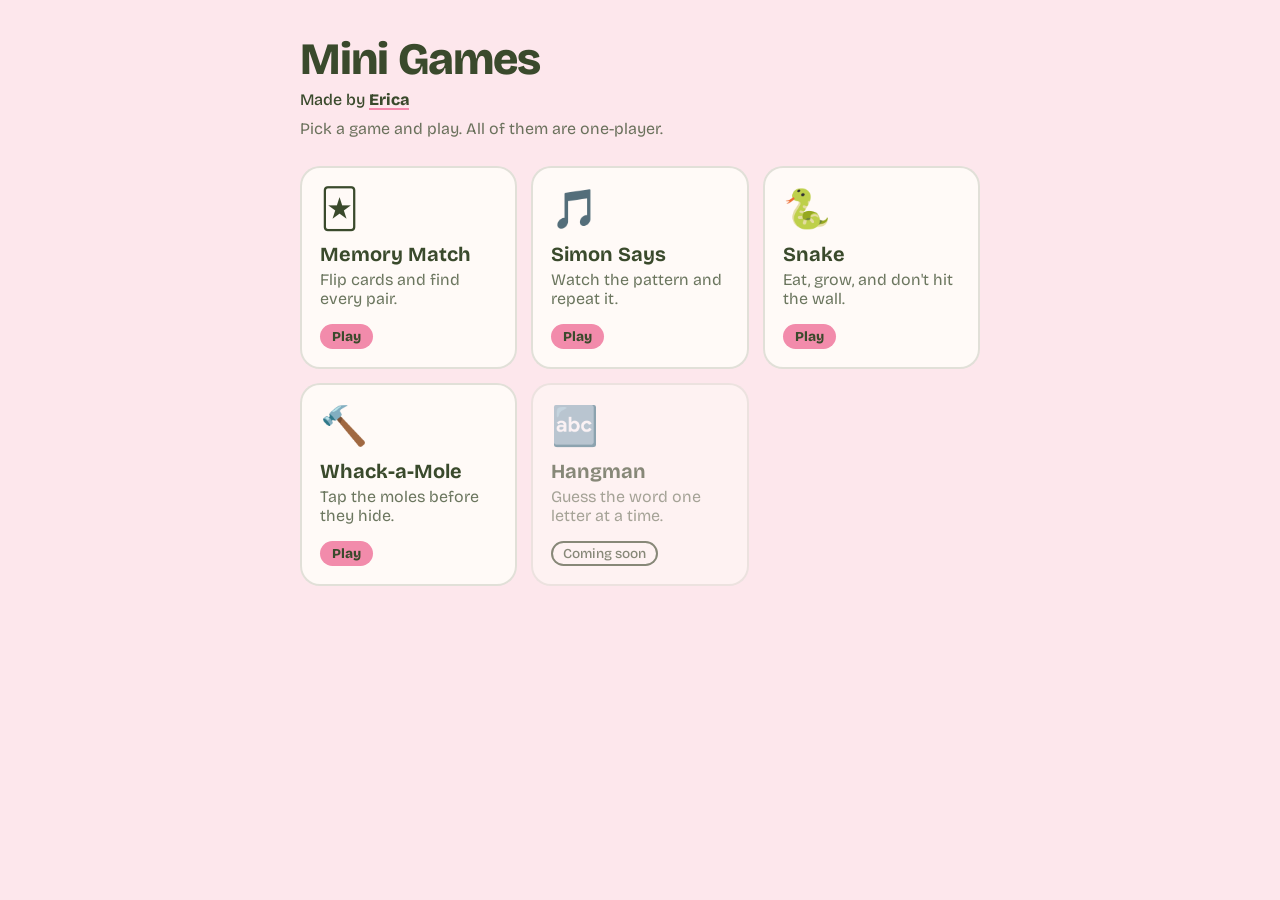
<file: index.html>
<!DOCTYPE html>
<html lang="en">
<head>
<meta charset="utf-8">
<meta name="viewport" content="width=device-width, initial-scale=1">
<title>Mini Games</title>
<meta name="author" content="Erica">
<meta name="description" content="A collection of cozy one-player browser games, made by Erica.">
<link rel="preconnect" href="https://fonts.googleapis.com">
<link rel="preconnect" href="https://fonts.gstatic.com" crossorigin>
<link href="https://fonts.googleapis.com/css2?family=Bricolage+Grotesque:wght@500;800&display=swap" rel="stylesheet">
<link rel="stylesheet" href="style.css">
<meta name="theme-color" content="#fde7ec">
<meta name="apple-mobile-web-app-capable" content="yes">
<meta name="apple-mobile-web-app-title" content="Mini Games">
<link rel="manifest" href="manifest.webmanifest">
<link rel="apple-touch-icon" href="icons/apple-touch-icon.png">
<link rel="icon" href="icons/icon-192.png">
</head>
<body>
<main>
  <h1>Mini Games</h1>
  <p class="by">Made by <a href="https://github.com/ericacirerica">Erica</a></p>
  <p class="sub">Pick a game and play. All of them are one-player.</p>

  <div class="grid">
    <!-- A game that is ready: an <a> link. href has NO leading slash. -->
    <a class="card" href="memory-game/">
      <span class="emoji">🃏</span>
      <h2>Memory Match</h2>
      <p>Flip cards and find every pair.</p>
      <span class="tag">Play</span>
    </a>

    <a class="card" href="simon-says/">
      <span class="emoji">🎵</span>
      <h2>Simon Says</h2>
      <p>Watch the pattern and repeat it.</p>
      <span class="tag">Play</span>
    </a>

    <!-- Games not built yet: a <div> with class "soon". When a game is ready,
         change <div> to <a href="folder-name/"> and remove "soon". -->
    <a class="card" href="snake/">
      <span class="emoji">🐍</span>
      <h2>Snake</h2>
      <p>Eat, grow, and don't hit the wall.</p>
      <span class="tag">Play</span>
    </a>

    <a class="card" href="whack-a-mole/">
      <span class="emoji">🔨</span>
      <h2>Whack-a-Mole</h2>
      <p>Tap the moles before they hide.</p>
      <span class="tag">Play</span>
    </a>

    <div class="card soon">
      <span class="emoji">🔤</span>
      <h2>Hangman</h2>
      <p>Guess the word one letter at a time.</p>
      <span class="tag">Coming soon</span>
    </div>
  </div>
</main>
<script>if ("serviceWorker" in navigator) { navigator.serviceWorker.register("sw.js"); }</script>
</body>
</html>
</file>
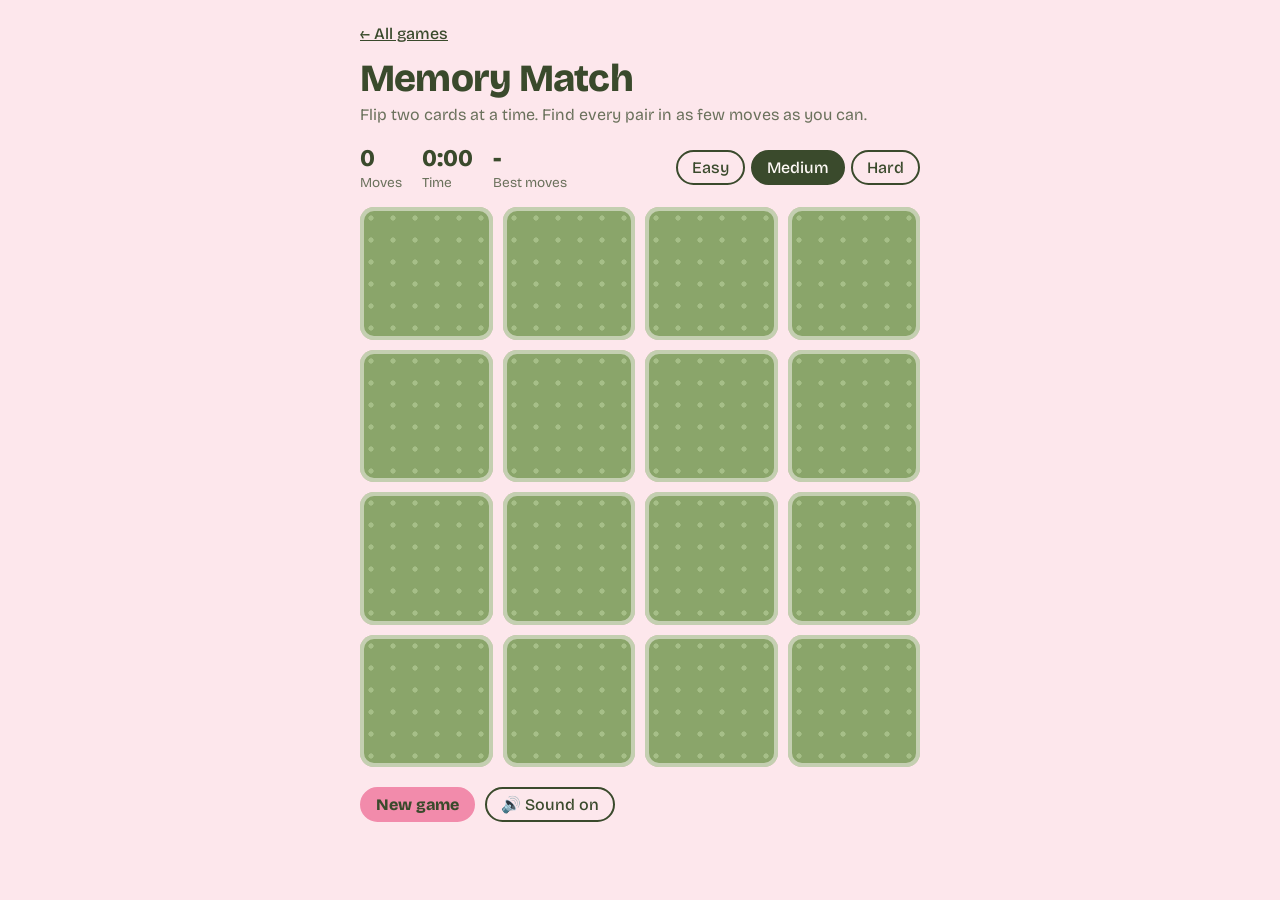
<file: memory-game/index.html>
<!DOCTYPE html>
<html lang="en">
<head>
<meta charset="utf-8">
<meta name="viewport" content="width=device-width, initial-scale=1">
<title>Memory Match</title>
<link rel="preconnect" href="https://fonts.googleapis.com">
<link rel="preconnect" href="https://fonts.gstatic.com" crossorigin>
<link href="https://fonts.googleapis.com/css2?family=Bricolage+Grotesque:wght@500;800&display=swap" rel="stylesheet">
<link rel="stylesheet" href="style.css">
<meta name="theme-color" content="#fde7ec">
<meta name="apple-mobile-web-app-capable" content="yes">
<meta name="apple-mobile-web-app-title" content="Mini Games">
<link rel="manifest" href="../manifest.webmanifest">
<link rel="apple-touch-icon" href="../icons/apple-touch-icon.png">
<link rel="icon" href="../icons/icon-192.png">
</head>
<body>
<main>
  <a class="back-link" href="../">&larr; All games</a>
  <h1>Memory Match</h1>
  <p class="sub">Flip two cards at a time. Find every pair in as few moves as you can.</p>

  <div class="bar">
    <div class="stats">
      <div class="stat"><b id="moves">0</b><span>Moves</span></div>
      <div class="stat"><b id="time">0:00</b><span>Time</span></div>
      <div class="stat"><b id="best">-</b><span>Best moves</span></div>
    </div>
    <div class="levels" role="group" aria-label="Difficulty">
      <button class="pill" data-level="easy" aria-pressed="false">Easy</button>
      <button class="pill" data-level="medium" aria-pressed="true">Medium</button>
      <button class="pill" data-level="hard" aria-pressed="false">Hard</button>
    </div>
  </div>

  <div class="board" id="board"></div>
  <div class="actions">
    <button class="pill primary" id="restart">New game</button>
    <button class="pill" id="mute" aria-pressed="false">🔊 Sound on</button>
  </div>
</main>

<dialog id="win">
  <h2>You won!</h2>
  <p id="winText"></p>
  <div class="dialog-actions">
    <button class="pill primary" id="again">Play again</button>
    <button class="pill secondary" id="back" onclick="location.href='../'">Back to all games</button>
  </div>
</dialog>

<script src="script.js" defer></script>
<script>if ("serviceWorker" in navigator) { navigator.serviceWorker.register("../sw.js"); }</script>
</body>
</html>
</file>
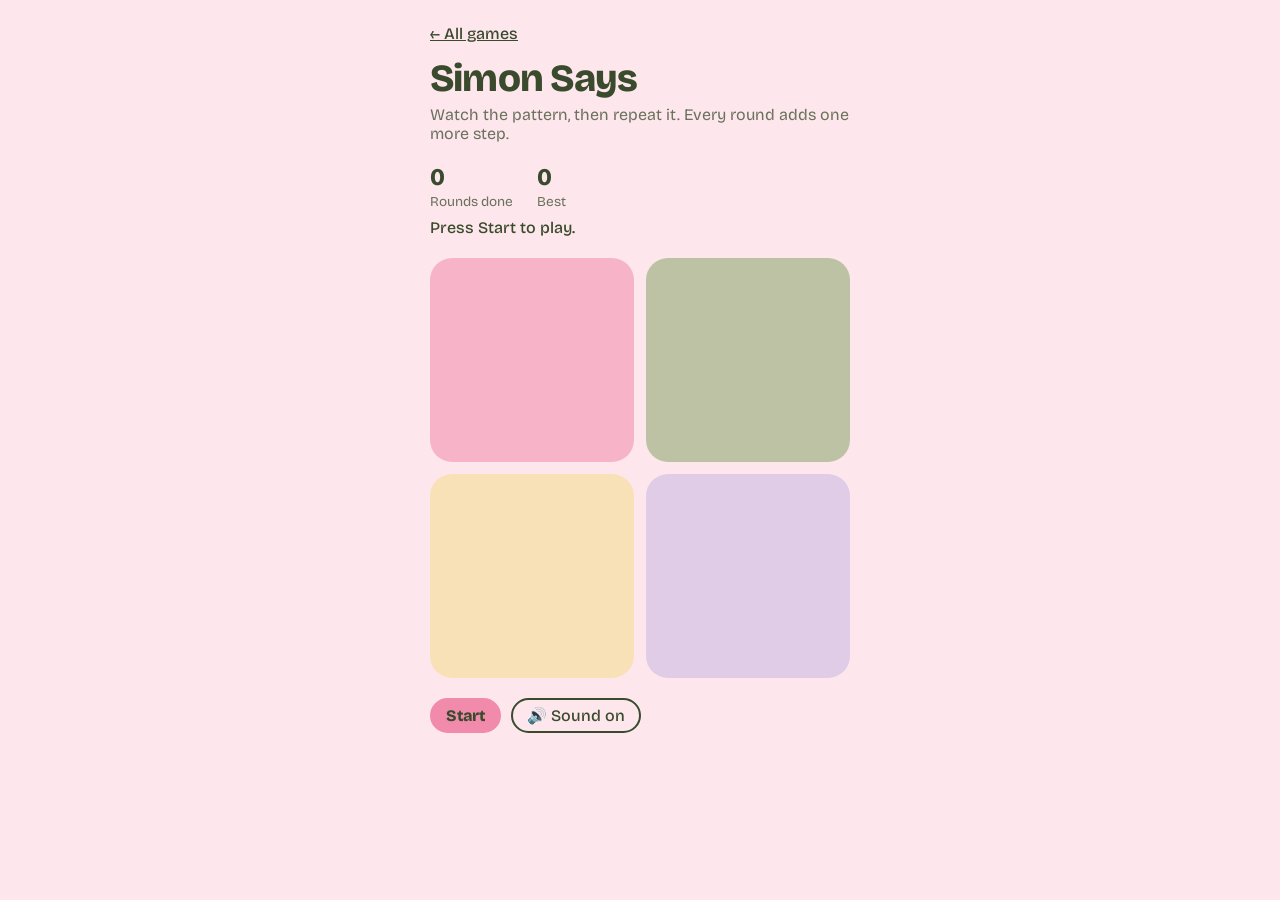
<file: simon-says/index.html>
<!DOCTYPE html>
<html lang="en">
<head>
<meta charset="utf-8">
<meta name="viewport" content="width=device-width, initial-scale=1">
<title>Simon Says</title>
<link rel="preconnect" href="https://fonts.googleapis.com">
<link rel="preconnect" href="https://fonts.gstatic.com" crossorigin>
<link href="https://fonts.googleapis.com/css2?family=Bricolage+Grotesque:wght@500;800&display=swap" rel="stylesheet">
<link rel="stylesheet" href="style.css">
<meta name="theme-color" content="#fde7ec">
<meta name="apple-mobile-web-app-capable" content="yes">
<meta name="apple-mobile-web-app-title" content="Mini Games">
<link rel="manifest" href="../manifest.webmanifest">
<link rel="apple-touch-icon" href="../icons/apple-touch-icon.png">
<link rel="icon" href="../icons/icon-192.png">
</head>
<body>
<main>
  <a class="back" href="../">&larr; All games</a>
  <h1>Simon Says</h1>
  <p class="sub">Watch the pattern, then repeat it. Every round adds one more step.</p>

  <div class="stats">
    <div class="stat"><b id="score">0</b><span>Rounds done</span></div>
    <div class="stat"><b id="best">0</b><span>Best</span></div>
  </div>
  <p class="status" id="status" aria-live="polite">Press Start to play.</p>

  <div class="pads">
    <button class="pad" data-i="0" aria-label="Pink pad"></button>
    <button class="pad" data-i="1" aria-label="Green pad"></button>
    <button class="pad" data-i="2" aria-label="Yellow pad"></button>
    <button class="pad" data-i="3" aria-label="Purple pad"></button>
  </div>

  <div class="actions">
    <button class="pill primary" id="start">Start</button>
    <button class="pill" id="mute" aria-pressed="false">🔊 Sound on</button>
  </div>
</main>
<script src="script.js" defer></script>
<script>if ("serviceWorker" in navigator) { navigator.serviceWorker.register("../sw.js"); }</script>
</body>
</html>
</file>
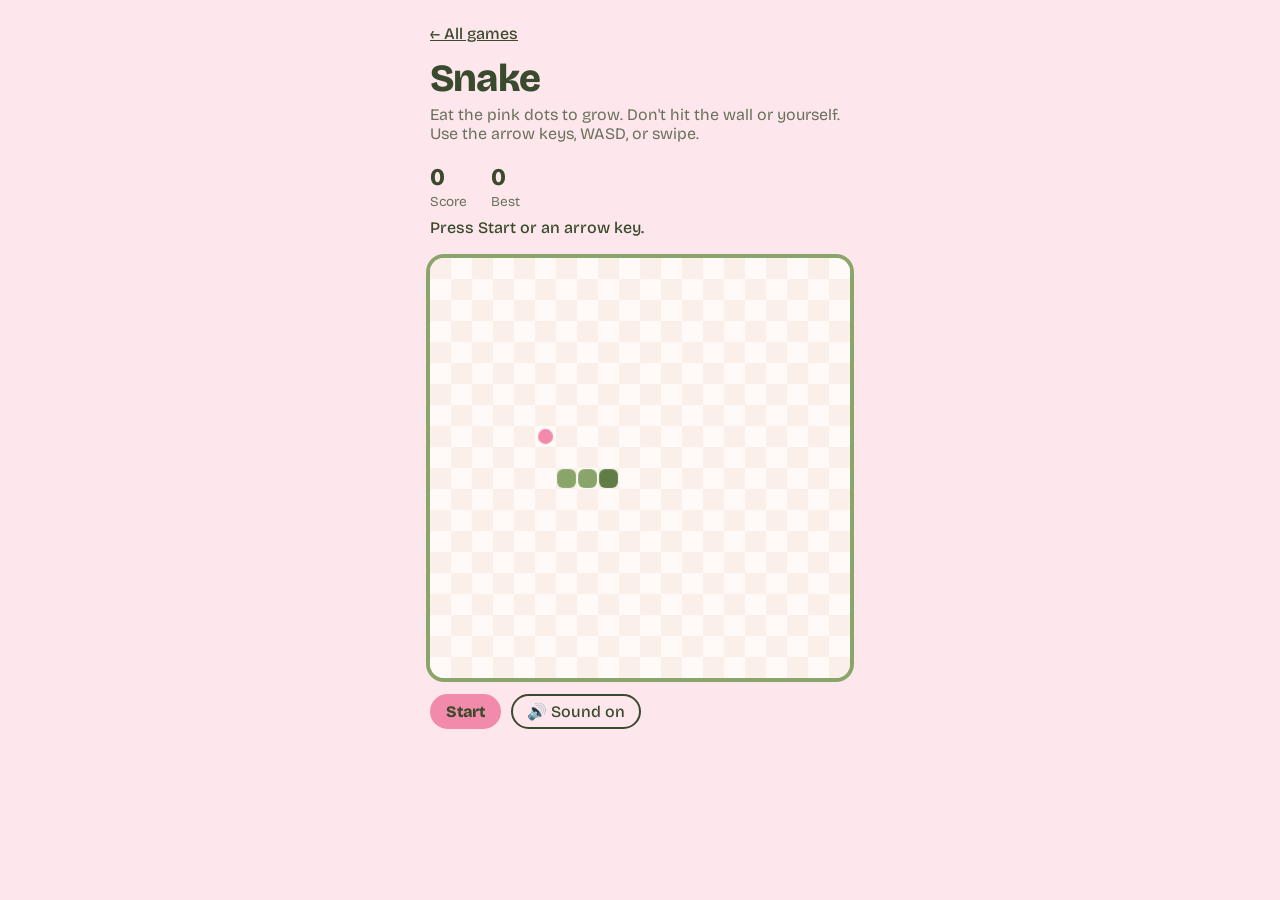
<file: snake/index.html>
<!DOCTYPE html>
<html lang="en">
<head>
<meta charset="utf-8">
<meta name="viewport" content="width=device-width, initial-scale=1">
<title>Snake</title>
<link rel="preconnect" href="https://fonts.googleapis.com">
<link rel="preconnect" href="https://fonts.gstatic.com" crossorigin>
<link href="https://fonts.googleapis.com/css2?family=Bricolage+Grotesque:wght@500;800&display=swap" rel="stylesheet">
<link rel="stylesheet" href="style.css">
<meta name="theme-color" content="#fde7ec">
<meta name="apple-mobile-web-app-capable" content="yes">
<meta name="apple-mobile-web-app-title" content="Mini Games">
<link rel="manifest" href="../manifest.webmanifest">
<link rel="apple-touch-icon" href="../icons/apple-touch-icon.png">
<link rel="icon" href="../icons/icon-192.png">
</head>
<body>
<main>
  <a class="back-link" href="../">&larr; All games</a>
  <h1>Snake</h1>
  <p class="sub">Eat the pink dots to grow. Don't hit the wall or yourself. Use the arrow keys, WASD, or swipe.</p>

  <div class="stats">
    <div class="stat"><b id="score">0</b><span>Score</span></div>
    <div class="stat"><b id="best">0</b><span>Best</span></div>
  </div>
  <p class="status" id="status" aria-live="polite">Press Start or an arrow key.</p>

  <canvas id="board" width="400" height="400" aria-label="Snake game board"></canvas>

  <div class="dpad" aria-label="Direction buttons">
    <button class="pill dir up" data-dx="0" data-dy="-1" aria-label="Up">&uarr;</button>
    <button class="pill dir left" data-dx="-1" data-dy="0" aria-label="Left">&larr;</button>
    <button class="pill dir down" data-dx="0" data-dy="1" aria-label="Down">&darr;</button>
    <button class="pill dir right" data-dx="1" data-dy="0" aria-label="Right">&rarr;</button>
  </div>

  <div class="actions">
    <button class="pill primary" id="start">Start</button>
    <button class="pill" id="mute" aria-pressed="false">🔊 Sound on</button>
  </div>
</main>
<script src="script.js" defer></script>
<script>if ("serviceWorker" in navigator) { navigator.serviceWorker.register("../sw.js"); }</script>
</body>
</html>
</file>
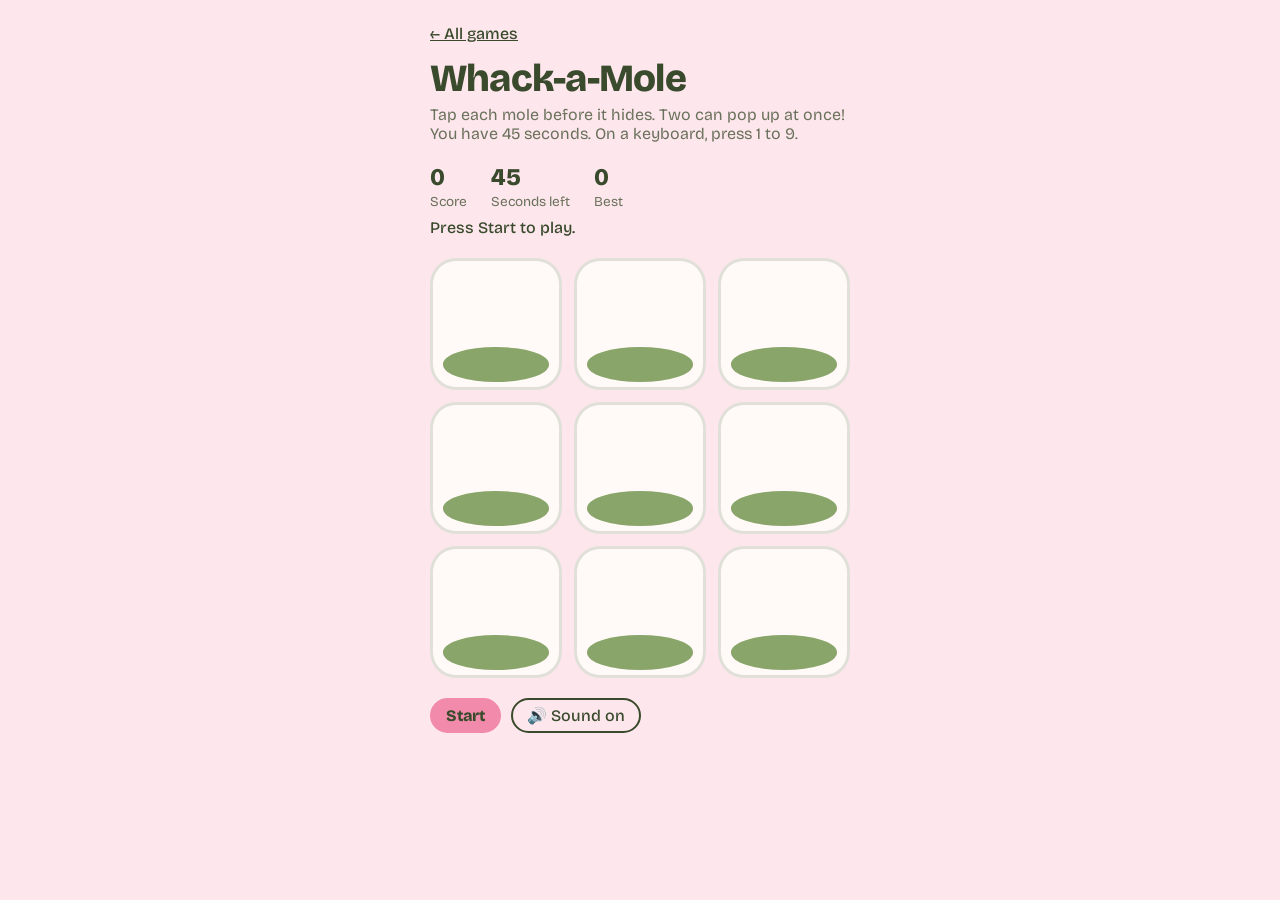
<file: whack-a-mole/index.html>
<!DOCTYPE html>
<html lang="en">
<head>
<meta charset="utf-8">
<meta name="viewport" content="width=device-width, initial-scale=1">
<title>Whack-a-Mole</title>
<link rel="preconnect" href="https://fonts.googleapis.com">
<link rel="preconnect" href="https://fonts.gstatic.com" crossorigin>
<link href="https://fonts.googleapis.com/css2?family=Bricolage+Grotesque:wght@500;800&display=swap" rel="stylesheet">
<link rel="stylesheet" href="style.css">
<meta name="theme-color" content="#fde7ec">
<meta name="apple-mobile-web-app-capable" content="yes">
<meta name="apple-mobile-web-app-title" content="Mini Games">
<link rel="manifest" href="../manifest.webmanifest">
<link rel="apple-touch-icon" href="../icons/apple-touch-icon.png">
<link rel="icon" href="../icons/icon-192.png">
</head>
<body>
<main>
  <a class="back-link" href="../">&larr; All games</a>
  <h1>Whack-a-Mole</h1>
  <p class="sub">Tap each mole before it hides. Two can pop up at once! You have 45 seconds. On a keyboard, press 1 to 9.</p>

  <div class="stats">
    <div class="stat"><b id="score">0</b><span>Score</span></div>
    <div class="stat"><b id="time">45</b><span>Seconds left</span></div>
    <div class="stat"><b id="best">0</b><span>Best</span></div>
  </div>
  <p class="status" id="status" aria-live="polite">Press Start to play.</p>

  <div class="board" id="board">
    <button class="hole" aria-label="Hole 1"><span class="mole">🐹</span></button>
    <button class="hole" aria-label="Hole 2"><span class="mole">🐹</span></button>
    <button class="hole" aria-label="Hole 3"><span class="mole">🐹</span></button>
    <button class="hole" aria-label="Hole 4"><span class="mole">🐹</span></button>
    <button class="hole" aria-label="Hole 5"><span class="mole">🐹</span></button>
    <button class="hole" aria-label="Hole 6"><span class="mole">🐹</span></button>
    <button class="hole" aria-label="Hole 7"><span class="mole">🐹</span></button>
    <button class="hole" aria-label="Hole 8"><span class="mole">🐹</span></button>
    <button class="hole" aria-label="Hole 9"><span class="mole">🐹</span></button>
  </div>

  <div class="actions">
    <button class="pill primary" id="start">Start</button>
    <button class="pill" id="mute" aria-pressed="false">🔊 Sound on</button>
  </div>
</main>
<script src="script.js" defer></script>
<script>if ("serviceWorker" in navigator) { navigator.serviceWorker.register("../sw.js"); }</script>
</body>
</html>
</file>
<file: style.css>
:root {
  --bg: #fde7ec;
  --ink: #3a4a2c;
  --matcha: #8aa56a;
  --face: #fffaf7;
  --pink: #f28bab;
  --font: "Bricolage Grotesque", system-ui, -apple-system, "Segoe UI", sans-serif;
}
* { box-sizing: border-box; }
html, body { margin: 0; }
body {
  min-height: 100vh;
  background: var(--bg);
  color: var(--ink);
  font-family: var(--font);
  display: flex;
  justify-content: center;
  padding: 32px 16px 48px;
}
main { width: 100%; max-width: 680px; }
h1 { font-size: 2.8rem; font-weight: 800; margin: 0 0 4px; letter-spacing: -0.02em; }
.by { margin: 0 0 10px; font-weight: 500; }
.by a { color: var(--ink); font-weight: 800; text-decoration-color: var(--pink); text-decoration-thickness: 2px; text-underline-offset: 3px; }
.sub { margin: 0 0 28px; opacity: 0.75; }

.grid { display: grid; grid-template-columns: repeat(auto-fill, minmax(190px, 1fr)); gap: 14px; }
.card {
  display: flex; flex-direction: column; gap: 4px;
  background: var(--face); color: var(--ink); text-decoration: none;
  border-radius: 20px; padding: 20px;
  box-shadow: inset 0 0 0 2px rgba(58, 74, 44, 0.15);
  transition: transform 0.15s;
}
a.card:hover, a.card:focus-visible { transform: translateY(-4px); box-shadow: inset 0 0 0 3px var(--matcha); outline: none; }
.emoji { font-size: 2.4rem; }
.card h2 { margin: 6px 0 0; font-size: 1.25rem; }
.card p { margin: 0 0 12px; opacity: 0.75; flex: 1; }
.tag {
  align-self: flex-start; font-weight: 800; font-size: 0.85rem;
  background: var(--pink); padding: 4px 12px; border-radius: 999px;
}
.card.soon { opacity: 0.6; }
.card.soon .tag { background: transparent; box-shadow: inset 0 0 0 2px var(--ink); font-weight: 500; }

@media (prefers-reduced-motion: reduce) { .card { transition: none; } }
</file>
<file: memory-game/style.css>
:root {
    --bg: #fde7ec;
    --ink: #3a4a2c;
    --back: #8aa56a;
    --face: #fffaf7;
    --match: #f7b9cb;
    --pink: #f28bab;
    --font: "Bricolage Grotesque", system-ui, -apple-system, "Segoe UI", sans-serif;
  }
  * { box-sizing: border-box; }
  html, body { margin: 0; }
  body {
    min-height: 100vh;
    background: var(--bg);
    color: var(--ink);
    font-family: var(--font);
    display: flex;
    justify-content: center;
    padding: 24px 16px 40px;
  }
  main { width: 100%; max-width: 560px; }
  h1 { font-size: 2.4rem; font-weight: 800; margin: 0 0 4px; letter-spacing: -0.02em; }
  .sub { margin: 0 0 20px; opacity: 0.75; }
  
  .bar { display: flex; flex-wrap: wrap; gap: 12px; justify-content: space-between; align-items: center; margin-bottom: 16px; }
  .stats { display: flex; gap: 20px; }
  .stat b { display: block; font-size: 1.5rem; font-weight: 800; font-variant-numeric: tabular-nums; }
  .stat span { font-size: 0.85rem; opacity: 0.75; }
  
  .levels { display: flex; gap: 6px; }
  button.pill {
    font: inherit; font-weight: 500; color: var(--ink);
    background: transparent; border: 2px solid var(--ink);
    padding: 6px 14px; border-radius: 999px; cursor: pointer;
  }
  button.pill[aria-pressed="true"] { background: var(--ink); color: var(--face); }
  button.primary { background: var(--pink); border-color: var(--pink); font-weight: 800; }
  button.secondary { background: var(--back); border-color: var(--back); font-weight: 800; }
  
  .board { display: grid; grid-template-columns: repeat(var(--cols, 4), 1fr); gap: 10px; margin-bottom: 20px; }
  .card {
    perspective: 700px; background: none; border: 0; padding: 0;
    aspect-ratio: 1; cursor: pointer; font-size: clamp(1.8rem, 8vw, 3rem);
  }
  .inner {
    position: relative; width: 100%; height: 100%;
    transform-style: preserve-3d; transition: transform 0.45s;
  }
  .card.flipped .inner, .card.matched .inner { transform: rotateY(180deg); }
  .back, .face {
    position: absolute; inset: 0; border-radius: 14px;
    display: grid; place-items: center;
    backface-visibility: hidden; -webkit-backface-visibility: hidden;
  }
  .back {
    background:
      radial-gradient(circle, #a6bf88 0 16%, transparent 17%) 0 0 / 22px 22px,
      var(--back);
    box-shadow: inset 0 0 0 4px rgba(255, 250, 247, 0.5);
  }
  .face { background: var(--face); transform: rotateY(180deg); box-shadow: inset 0 0 0 2px rgba(58, 74, 44, 0.15); }
  .card.matched .face { background: var(--match); }
  .card:focus-visible { outline: 3px solid var(--ink); outline-offset: 3px; border-radius: 14px; }
  
  .actions { display: flex; flex-wrap: wrap; gap: 10px; }
  
  dialog { border: 0; border-radius: 18px; padding: 28px; background: var(--face); color: var(--ink); font-family: var(--font); max-width: 320px; text-align: center; }
  dialog::backdrop { background: rgba(58, 74, 44, 0.5); }
  dialog h2 { margin: 0 0 8px; font-size: 1.8rem; }
  dialog p { margin: 0 0 18px; }
  .dialog-actions { display: flex; flex-direction: column; gap: 10px; }
  .dialog-actions button { width: 100%; }
  
  @media (prefers-reduced-motion: reduce) { .inner { transition: none; } }
  
  .back-link { display: inline-block; margin-bottom: 12px; color: var(--ink); font-weight: 500; }
</file>
<file: simon-says/style.css>
:root {
    --bg: #fde7ec;
    --ink: #3a4a2c;
    --face: #fffaf7;
    --pink: #f28bab;
    --font: "Bricolage Grotesque", system-ui, -apple-system, "Segoe UI", sans-serif;
    --back: #8aa56a;
  }
  * { box-sizing: border-box; }
  html, body { margin: 0; }
  body {
    min-height: 100vh; background: var(--bg); color: var(--ink);
    font-family: var(--font); display: flex; justify-content: center;
    padding: 24px 16px 40px;
  }
  main { width: 100%; max-width: 420px; }
  .back { display: inline-block; margin-bottom: 12px; color: var(--ink); font-weight: 500; }
  h1 { font-size: 2.4rem; font-weight: 800; margin: 0 0 4px; letter-spacing: -0.02em; }
  .sub { margin: 0 0 20px; opacity: 0.75; }
  
  .stats { display: flex; gap: 24px; margin-bottom: 8px; }
  .stat b { display: block; font-size: 1.5rem; font-weight: 800; font-variant-numeric: tabular-nums; }
  .stat span { font-size: 0.85rem; opacity: 0.75; }
  .status { min-height: 1.6em; font-weight: 500; margin: 0 0 14px; }
  
  .pads { display: grid; grid-template-columns: 1fr 1fr; gap: 12px; margin-bottom: 20px; }
  .pad {
    aspect-ratio: 1; border: 0; border-radius: 22px; cursor: pointer;
    background: var(--c); opacity: 0.55;
    transition: opacity 0.1s, transform 0.1s;
  }
  .pad[data-i="0"] { --c: #f28bab; }
  .pad[data-i="1"] { --c: #8aa56a; }
  .pad[data-i="2"] { --c: #f6dc8c; }
  .pad[data-i="3"] { --c: #c9b6e4; }
  .pad.lit { opacity: 1; transform: scale(1.04); box-shadow: 0 0 0 4px var(--face), 0 0 22px var(--c); }
  .pad:focus-visible { outline: 3px solid var(--ink); outline-offset: 3px; }
  
  .actions { display: flex; flex-wrap: wrap; gap: 10px; }
  button.pill {
    font: inherit; font-weight: 500; color: var(--ink);
    background: transparent; border: 2px solid var(--ink);
    padding: 6px 14px; border-radius: 999px; cursor: pointer;
  }
  button.pill[aria-pressed="true"] { background: var(--ink); color: var(--face); }
  button.primary { background: var(--pink); border-color: var(--pink); font-weight: 800; }
  
  @media (prefers-reduced-motion: reduce) { .pad { transition: none; } }
</file>
<file: snake/style.css>
:root {
  --bg: #fde7ec;
  --ink: #3a4a2c;
  --matcha: #8aa56a;
  --face: #fffaf7;
  --pink: #f28bab;
  --font: "Bricolage Grotesque", system-ui, -apple-system, "Segoe UI", sans-serif;
}
* { box-sizing: border-box; }
html, body { margin: 0; }
body {
  min-height: 100vh; background: var(--bg); color: var(--ink);
  font-family: var(--font); display: flex; justify-content: center;
  padding: 24px 16px 40px;
}
main { width: 100%; max-width: 420px; }
.back-link { display: inline-block; margin-bottom: 12px; color: var(--ink); font-weight: 500; }
h1 { font-size: 2.4rem; font-weight: 800; margin: 0 0 4px; letter-spacing: -0.02em; }
.sub { margin: 0 0 20px; opacity: 0.75; }

.stats { display: flex; gap: 24px; margin-bottom: 8px; }
.stat b { display: block; font-size: 1.5rem; font-weight: 800; font-variant-numeric: tabular-nums; }
.stat span { font-size: 0.85rem; opacity: 0.75; }
.status { min-height: 1.6em; font-weight: 500; margin: 0 0 14px; }

canvas {
  display: block; width: 100%; height: auto; margin-bottom: 16px;
  border-radius: 14px; box-shadow: 0 0 0 4px var(--matcha);
  touch-action: none; /* lets you swipe without the page scrolling */
}

/* On-screen arrows: only shown on touch screens. */
.dpad { display: grid; grid-template-columns: repeat(3, 84px); grid-template-areas: ". up ." "left down right"; gap: 10px; justify-content: center; margin-bottom: 20px; }
.dir { height: 72px; padding: 0; font-size: 2rem; border-radius: 22px; touch-action: manipulation; -webkit-tap-highlight-color: transparent; }
.dir:active { background: var(--matcha); }
.up { grid-area: up; } .left { grid-area: left; } .down { grid-area: down; } .right { grid-area: right; }
@media (hover: hover) { .dpad { display: none; } }

.actions { display: flex; flex-wrap: wrap; gap: 10px; }
button.pill {
  font: inherit; font-weight: 500; color: var(--ink);
  background: transparent; border: 2px solid var(--ink);
  padding: 6px 14px; border-radius: 999px; cursor: pointer;
}
button.pill[aria-pressed="true"] { background: var(--ink); color: var(--face); }
button.primary { background: var(--pink); border-color: var(--pink); font-weight: 800; }
</file>
<file: whack-a-mole/style.css>
:root {
  --bg: #fde7ec;
  --ink: #3a4a2c;
  --matcha: #8aa56a;
  --face: #fffaf7;
  --pink: #f28bab;
  --font: "Bricolage Grotesque", system-ui, -apple-system, "Segoe UI", sans-serif;
}
* { box-sizing: border-box; }
html, body { margin: 0; }
body {
  min-height: 100vh; background: var(--bg); color: var(--ink);
  font-family: var(--font); display: flex; justify-content: center;
  padding: 24px 16px 40px;
}
main { width: 100%; max-width: 420px; }
.back-link { display: inline-block; margin-bottom: 12px; color: var(--ink); font-weight: 500; }
h1 { font-size: 2.4rem; font-weight: 800; margin: 0 0 4px; letter-spacing: -0.02em; }
.sub { margin: 0 0 20px; opacity: 0.75; }

.stats { display: flex; gap: 24px; margin-bottom: 8px; }
.stat b { display: block; font-size: 1.5rem; font-weight: 800; font-variant-numeric: tabular-nums; }
.stat span { font-size: 0.85rem; opacity: 0.75; }
.status { min-height: 1.6em; font-weight: 500; margin: 0 0 14px; }

.board { display: grid; grid-template-columns: repeat(3, 1fr); gap: 12px; margin-bottom: 20px; }
.hole {
  position: relative; overflow: hidden; aspect-ratio: 1;
  border: 0; padding: 0; border-radius: 26px; cursor: pointer;
  background: var(--face); box-shadow: inset 0 0 0 3px rgba(58, 74, 44, 0.15);
  touch-action: manipulation; -webkit-tap-highlight-color: transparent;
}
/* The green mound in front of the mole. */
.hole::after {
  content: ""; position: absolute; left: 10%; right: 10%; bottom: 6%;
  height: 26%; border-radius: 50%; background: var(--matcha);
}
.mole {
  position: absolute; left: 0; right: 0; bottom: 20%;
  text-align: center; line-height: 1; font-size: clamp(2.4rem, 12vw, 3.8rem);
  transform: translateY(190%); transition: transform 0.12s ease-out;
  pointer-events: none;
}
.hole.up .mole { transform: translateY(0); }
.hole.hit { background: #f7b9cb; }
.hole.hit .mole { transform: translateY(20%) rotate(-14deg); filter: saturate(0.4); }
.hole:focus-visible { outline: 3px solid var(--ink); outline-offset: 3px; }

.actions { display: flex; flex-wrap: wrap; gap: 10px; }
button.pill {
  font: inherit; font-weight: 500; color: var(--ink);
  background: transparent; border: 2px solid var(--ink);
  padding: 6px 14px; border-radius: 999px; cursor: pointer;
}
button.pill[aria-pressed="true"] { background: var(--ink); color: var(--face); }
button.primary { background: var(--pink); border-color: var(--pink); font-weight: 800; }

@media (prefers-reduced-motion: reduce) { .mole { transition: none; } }
</file>
